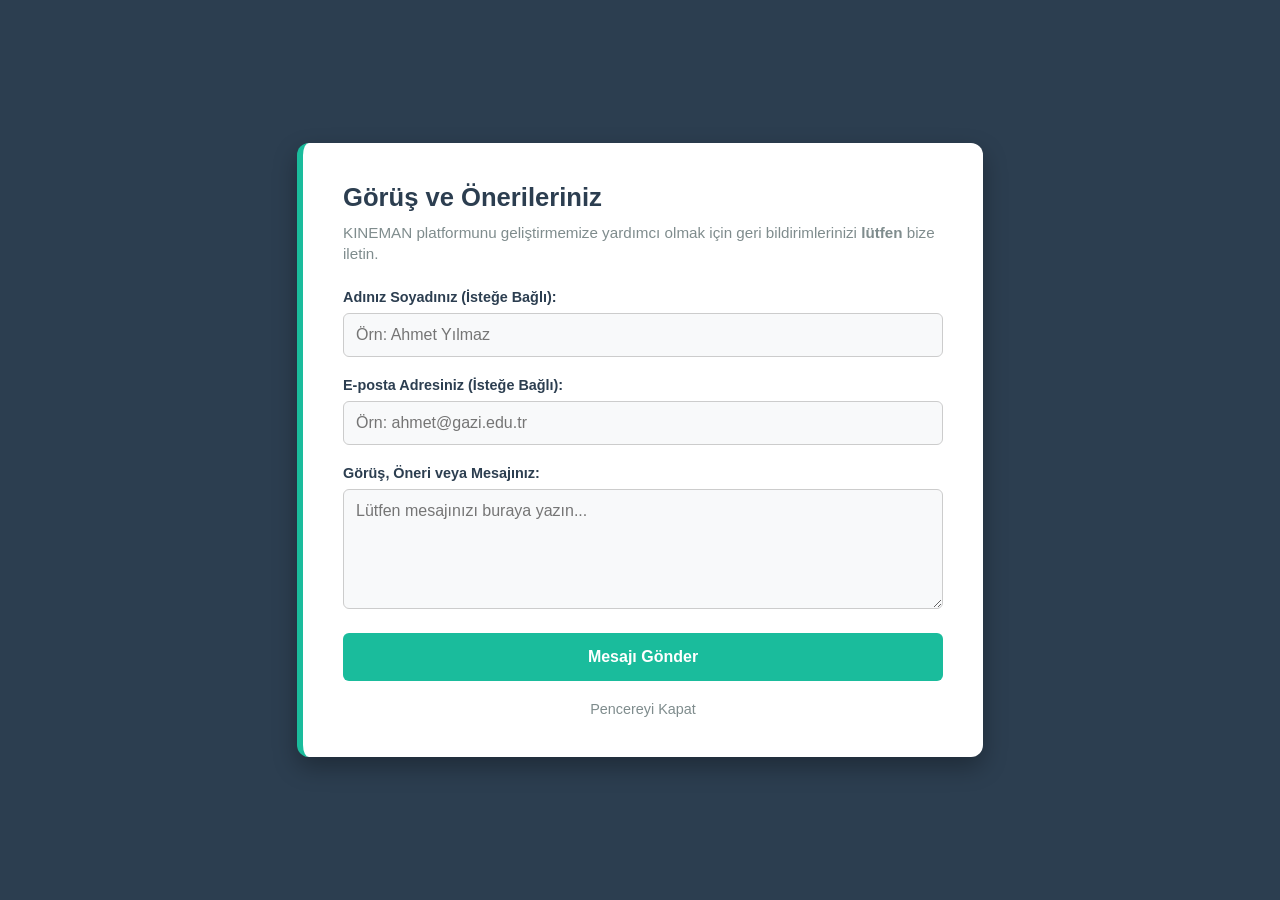
<file: goris_oneri.html>
<!DOCTYPE html>
<html lang="tr">
<head>
    <meta charset="UTF-8">
    <title>Görüş ve Öneriler - KINEMAN</title>
    <style>
        body { background: #2c3e50; font-family: 'Inter', sans-serif; color: white; margin: 0; padding: 40px; display: flex; justify-content: center; align-items: center; min-height: 100vh; box-sizing: border-box; }
        .form-container { background: white; color: #2c3e50; border-radius: 12px; padding: 40px; width: 100%; max-width: 600px; box-shadow: 0 10px 25px rgba(0,0,0,0.3); border-left: 6px solid #1abc9c; }
        h2 { margin: 0 0 10px 0; font-size: 1.6em; color: #2c3e50; font-weight: 800; }
        p { color: #7f8c8d; margin: 0 0 25px 0; font-size: 0.95em; line-height: 1.4; }
        .form-group { margin-bottom: 20px; }
        label { display: block; font-weight: 600; margin-bottom: 8px; font-size: 0.9em; }
        input[type="text"], input[type="email"], textarea { width: 100%; padding: 12px; border: 1px solid #ccc; border-radius: 6px; box-sizing: border-box; font-family: inherit; font-size: 1em; background: #f8f9fa; color: #2c3e50; }
        textarea { resize: vertical; min-height: 120px; }
        .btn-submit { width: 100%; padding: 15px; background: #1abc9c; color: white; border: none; border-radius: 6px; font-weight: bold; cursor: pointer; font-size: 1em; transition: background 0.3s; }
        .btn-submit:hover { background: #16a085; }
        .btn-submit:disabled { background: #95a5a6; cursor: not-allowed; }
        .btn-close { display: block; text-align: center; margin-top: 20px; color: #7f8c8d; text-decoration: none; font-size: 0.9em; transition: color 0.3s; }
        .btn-close:hover { color: #2c3e50; }
    </style>
</head>
<body>
    <div class="form-container">
        <h2>Görüş ve Önerileriniz</h2>
        <p>KINEMAN platformunu geliştirmemize yardımcı olmak için geri bildirimlerinizi <strong>lütfen</strong> bize iletin.</p>
        
        <div class="form-group">
            <label>Adınız Soyadınız (İsteğe Bağlı):</label>
            <input type="text" id="feedbackName" placeholder="Örn: Ahmet Yılmaz">
        </div>
        
        <div class="form-group">
            <label>E-posta Adresiniz (İsteğe Bağlı):</label>
            <input type="email" id="feedbackEmail" placeholder="Örn: ahmet@gazi.edu.tr">
        </div>
        
        <div class="form-group">
            <label>Görüş, Öneri veya Mesajınız:</label>
            <textarea id="feedbackMessage" placeholder="Lütfen mesajınızı buraya yazın..." required></textarea>
        </div>
        
        <button id="submitBtn" class="btn-submit" onclick="sendFeedbackToDrive()">Mesajı Gönder</button>
        <a href="javascript:window.close()" class="btn-close">Pencereyi Kapat</a>
    </div>

    <script>
        function sendFeedbackToDrive() {
            const name = document.getElementById('feedbackName').value.trim() || 'Belirtilmedi';
            const email = document.getElementById('feedbackEmail').value.trim() || 'Belirtilmedi';
            const message = document.getElementById('feedbackMessage').value.trim();
            const btn = document.getElementById('submitBtn');
            
            if (!message) {
                alert("Lütfen görüş veya öneri metni alanını doldurunuz.");
                return;
            }
            
            // Apps Script Deploy URL'nizi buraya yapıştırın
            const SCRIPT_URL = "https://script.google.com/macros/s/AKfycbwSadvghFlnRdRWTic-A4w-BUFZ-EeaKFMAGz4RLDrT6NhbukHVvooxl_xMsn6R_Z9W/exec";
            
            // Butonu bekleme durumuna alıyoruz
            btn.innerText = "Gönderiliyor...";
            btn.disabled = true;

            // Verileri Form formatında paketliyoruz
            const formData = new URLSearchParams();
            formData.append('name', name);
            formData.append('email', email);
            formData.append('message', message);

            // POST komutu ile Apps Script'e gönderiyoruz
            fetch(SCRIPT_URL, {
                method: 'POST',
                body: formData
            })
            .then(response => response.json())
            .then(data => {
                if(data.result === "success") {
                    alert("Görüşünüz veri tabanına başarıyla işlendi. Teşekkür ederiz!");
                    window.close(); // İşlem bitince sekmeyi otomatik kapatır
                } else {
                    alert("Sistematik bir hata oluştu. Lütfen tekrar deneyin.");
                    btn.innerText = "Mesajı Gönder";
                    btn.disabled = false;
                }
            })
            .catch(error => {
                alert("Bağlantı hatası. İnternet erişiminizi kontrol edin.");
                btn.innerText = "Mesajı Gönder";
                btn.disabled = false;
            });
        }
    </script>
</body>
</html>
</file>
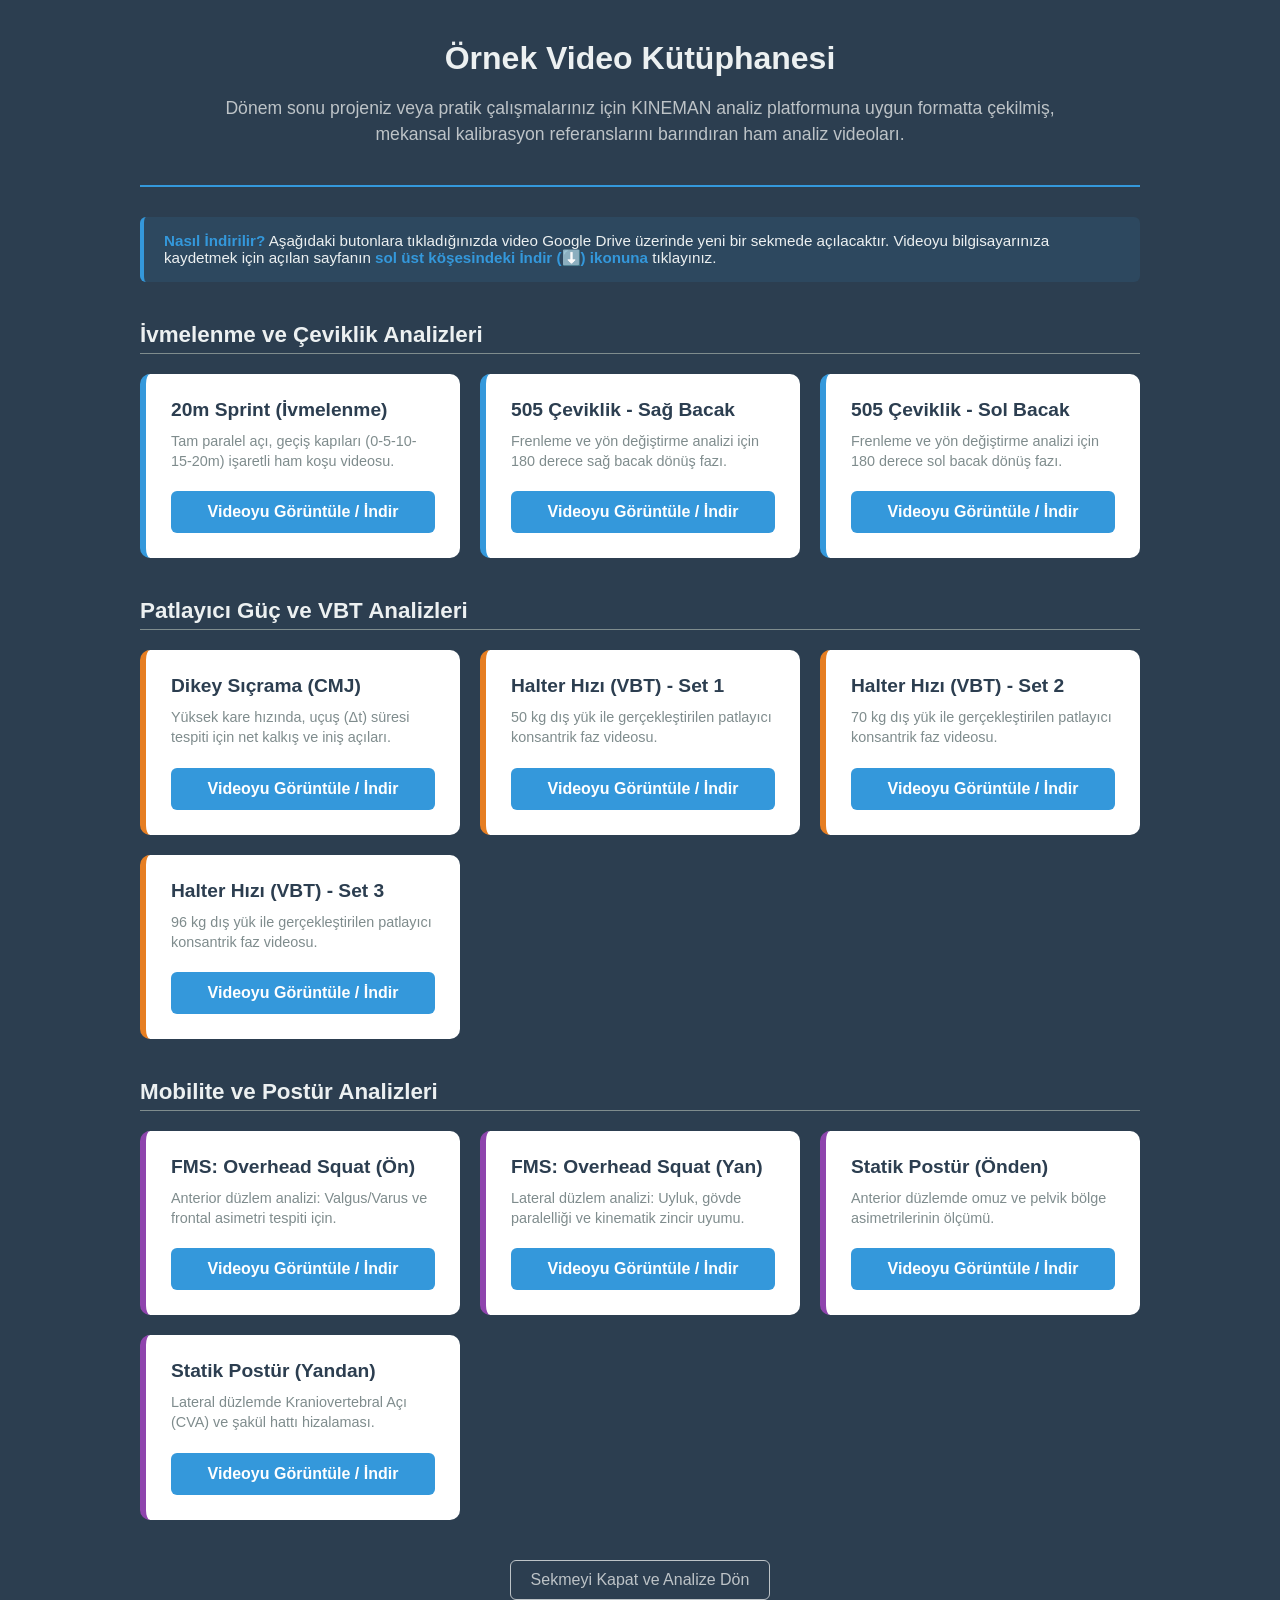
<file: indirilebilir_icerikler.html>
<!DOCTYPE html>
<html lang="tr">
<head>
    <meta charset="UTF-8">
    <title>Örnek Video Materyalleri - KINEMAN</title>
    <style>
        body { background: #2c3e50; font-family: 'Inter', sans-serif; color: white; margin: 0; padding: 40px; }
        .container { max-width: 1000px; margin: 0 auto; }
        .header { text-align: center; margin-bottom: 30px; border-bottom: 2px solid #3498db; padding-bottom: 20px; }
        .header h1 { margin: 0 0 10px 0; color: #ecf0f1; font-weight: 800; }
        .header p { color: #bdc3c7; font-size: 1.1em; line-height: 1.5; }
        
        .alert-box { background: rgba(52, 152, 219, 0.1); border-left: 4px solid #3498db; padding: 15px 20px; border-radius: 6px; margin-bottom: 40px; color: #ecf0f1; font-size: 0.95em; }
        .alert-box strong { color: #3498db; }

        .category-title { font-size: 1.4em; border-bottom: 1px solid #7f8c8d; padding-bottom: 5px; margin-bottom: 20px; color: #ecf0f1; font-weight: bold; }
        
        .grid { display: grid; grid-template-columns: repeat(auto-fill, minmax(300px, 1fr)); gap: 20px; margin-bottom: 40px; }
        
        .card { 
            background: white; color: #2c3e50; border-radius: 10px; padding: 25px; 
            display: flex; flex-direction: column; justify-content: space-between;
            border-left: 6px solid #e74c3c;
            transition: transform 0.3s, box-shadow 0.3s; 
        }
        .card:hover { transform: translateY(-5px); box-shadow: 0 10px 20px rgba(0,0,0,0.3); }
        
        .card h3 { font-size: 1.2em; margin: 0 0 10px 0; color: #2c3e50; font-weight: 800; }
        .card p { font-size: 0.9em; color: #7f8c8d; margin: 0 0 20px 0; line-height: 1.4; }
        
        .btn-download { 
            display: block; text-align: center; background: #3498db; color: white; 
            text-decoration: none; padding: 12px; border-radius: 6px; font-weight: bold; 
            transition: background 0.3s; 
        }
        .btn-download:hover { background: #2980b9; }
        .btn-back { display: inline-block; padding: 10px 20px; color: #bdc3c7; text-decoration: none; border: 1px solid #bdc3c7; border-radius: 6px; transition: 0.3s; }
        .btn-back:hover { background: #bdc3c7; color: #2c3e50; }
    </style>
</head>
<body>
    <div class="container">
        <div class="header">
            <h1>Örnek Video Kütüphanesi</h1>
            <p>Dönem sonu projeniz veya pratik çalışmalarınız için KINEMAN analiz platformuna uygun formatta çekilmiş, <br>mekansal kalibrasyon referanslarını barındıran ham analiz videoları.</p>
        </div>

        <div class="alert-box">
            <strong>Nasıl İndirilir?</strong> Aşağıdaki butonlara tıkladığınızda video Google Drive üzerinde yeni bir sekmede açılacaktır. Videoyu bilgisayarınıza kaydetmek için açılan sayfanın <strong>sol üst köşesindeki İndir (⬇️) ikonuna</strong> tıklayınız.
        </div>

        <div class="category-title">İvmelenme ve Çeviklik Analizleri</div>
        <div class="grid">
            <div class="card" style="border-left-color: #3498db;">
                <div>
                    <h3>20m Sprint (İvmelenme)</h3>
                    <p>Tam paralel açı, geçiş kapıları (0-5-10-15-20m) işaretli ham koşu videosu.</p>
                </div>
                <a href="https://drive.google.com/file/d/1QbEy57KapGLwTe5fW6J3Jx9Qu5cfUtl-/view?usp=drive_link" target="_blank" class="btn-download">Videoyu Görüntüle / İndir</a>
            </div>

            <div class="card" style="border-left-color: #3498db;">
                <div>
                    <h3>505 Çeviklik - Sağ Bacak</h3>
                    <p>Frenleme ve yön değiştirme analizi için 180 derece sağ bacak dönüş fazı.</p>
                </div>
                <a href="https://drive.google.com/file/d/1axHhLJ-xSgYnB1_4KuhZ2v0NYiCISba1/view?usp=drive_link" target="_blank" class="btn-download">Videoyu Görüntüle / İndir</a>
            </div>

            <div class="card" style="border-left-color: #3498db;">
                <div>
                    <h3>505 Çeviklik - Sol Bacak</h3>
                    <p>Frenleme ve yön değiştirme analizi için 180 derece sol bacak dönüş fazı.</p>
                </div>
                <a href="https://drive.google.com/file/d/18Qcsz0j670lMZKuZ-CRExjPZhH2oNaQS/view?usp=drive_link" target="_blank" class="btn-download">Videoyu Görüntüle / İndir</a>
            </div>
        </div>

        <div class="category-title">Patlayıcı Güç ve VBT Analizleri</div>
        <div class="grid">
            <div class="card" style="border-left-color: #e67e22;">
                <div>
                    <h3>Dikey Sıçrama (CMJ)</h3>
                    <p>Yüksek kare hızında, uçuş (Δt) süresi tespiti için net kalkış ve iniş açıları.</p>
                </div>
                <a href="https://drive.google.com/file/d/1lzZoLpMkHc9_DNuWivhcBWwg3TLsHU_v/view?usp=drive_link" target="_blank" class="btn-download">Videoyu Görüntüle / İndir</a>
            </div>

            <div class="card" style="border-left-color: #e67e22;">
                <div>
                    <h3>Halter Hızı (VBT) - Set 1</h3>
                    <p>50 kg dış yük ile gerçekleştirilen patlayıcı konsantrik faz videosu.</p>
                </div>
                <a href="https://drive.google.com/file/d/1A0DVehv_pmkK3L1SYKqXnVcNQ4pgxwMt/view?usp=drive_link" target="_blank" class="btn-download">Videoyu Görüntüle / İndir</a>
            </div>

            <div class="card" style="border-left-color: #e67e22;">
                <div>
                    <h3>Halter Hızı (VBT) - Set 2</h3>
                    <p>70 kg dış yük ile gerçekleştirilen patlayıcı konsantrik faz videosu.</p>
                </div>
                <a href="https://drive.google.com/file/d/1Mi5kmRlCXXP0RvaRGpSVwlsZuGpCt16z/view?usp=drive_link" target="_blank" class="btn-download">Videoyu Görüntüle / İndir</a>
            </div>

            <div class="card" style="border-left-color: #e67e22;">
                <div>
                    <h3>Halter Hızı (VBT) - Set 3</h3>
                    <p>96 kg dış yük ile gerçekleştirilen patlayıcı konsantrik faz videosu.</p>
                </div>
                <a href="https://drive.google.com/file/d/1KPJuN1k8j4E8iJ1YOi2CTNzZQLlTN6m_/view?usp=drive_link" target="_blank" class="btn-download">Videoyu Görüntüle / İndir</a>
            </div>
        </div>

        <div class="category-title">Mobilite ve Postür Analizleri</div>
        <div class="grid">
            <div class="card" style="border-left-color: #8e44ad;">
                <div>
                    <h3>FMS: Overhead Squat (Ön)</h3>
                    <p>Anterior düzlem analizi: Valgus/Varus ve frontal asimetri tespiti için.</p>
                </div>
                <a href="https://drive.google.com/file/d/1utDfDc-vLvHCuUiortuh9Vo_vMP4Gwdw/view?usp=drive_link" target="_blank" class="btn-download">Videoyu Görüntüle / İndir</a>
            </div>

            <div class="card" style="border-left-color: #8e44ad;">
                <div>
                    <h3>FMS: Overhead Squat (Yan)</h3>
                    <p>Lateral düzlem analizi: Uyluk, gövde paralelliği ve kinematik zincir uyumu.</p>
                </div>
                <a href="https://drive.google.com/file/d/1GYW14zdSBo1oSWpPuXxLetAhHtNIwn8v/view?usp=drive_link" target="_blank" class="btn-download">Videoyu Görüntüle / İndir</a>
            </div>

            <div class="card" style="border-left-color: #8e44ad;">
                <div>
                    <h3>Statik Postür (Önden)</h3>
                    <p>Anterior düzlemde omuz ve pelvik bölge asimetrilerinin ölçümü.</p>
                </div>
                <a href="https://drive.google.com/file/d/1KLN8Fp4fuCFg1YhcIN6hojLqguoUHTvJ/view?usp=drive_link" target="_blank" class="btn-download">Videoyu Görüntüle / İndir</a>
            </div>

            <div class="card" style="border-left-color: #8e44ad;">
                <div>
                    <h3>Statik Postür (Yandan)</h3>
                    <p>Lateral düzlemde Kraniovertebral Açı (CVA) ve şakül hattı hizalaması.</p>
                </div>
                <a href="https://drive.google.com/file/d/1TOPcFZZ1uk2YuuXnQBFX8IwJr6FNotH4/view?usp=drive_link" target="_blank" class="btn-download">Videoyu Görüntüle / İndir</a>
            </div>
        </div>

        <div style="text-align: center;">
            <a href="javascript:window.close()" class="btn-back">Sekmeyi Kapat ve Analize Dön</a>
        </div>
    </div>
</body>
</html>
</file>
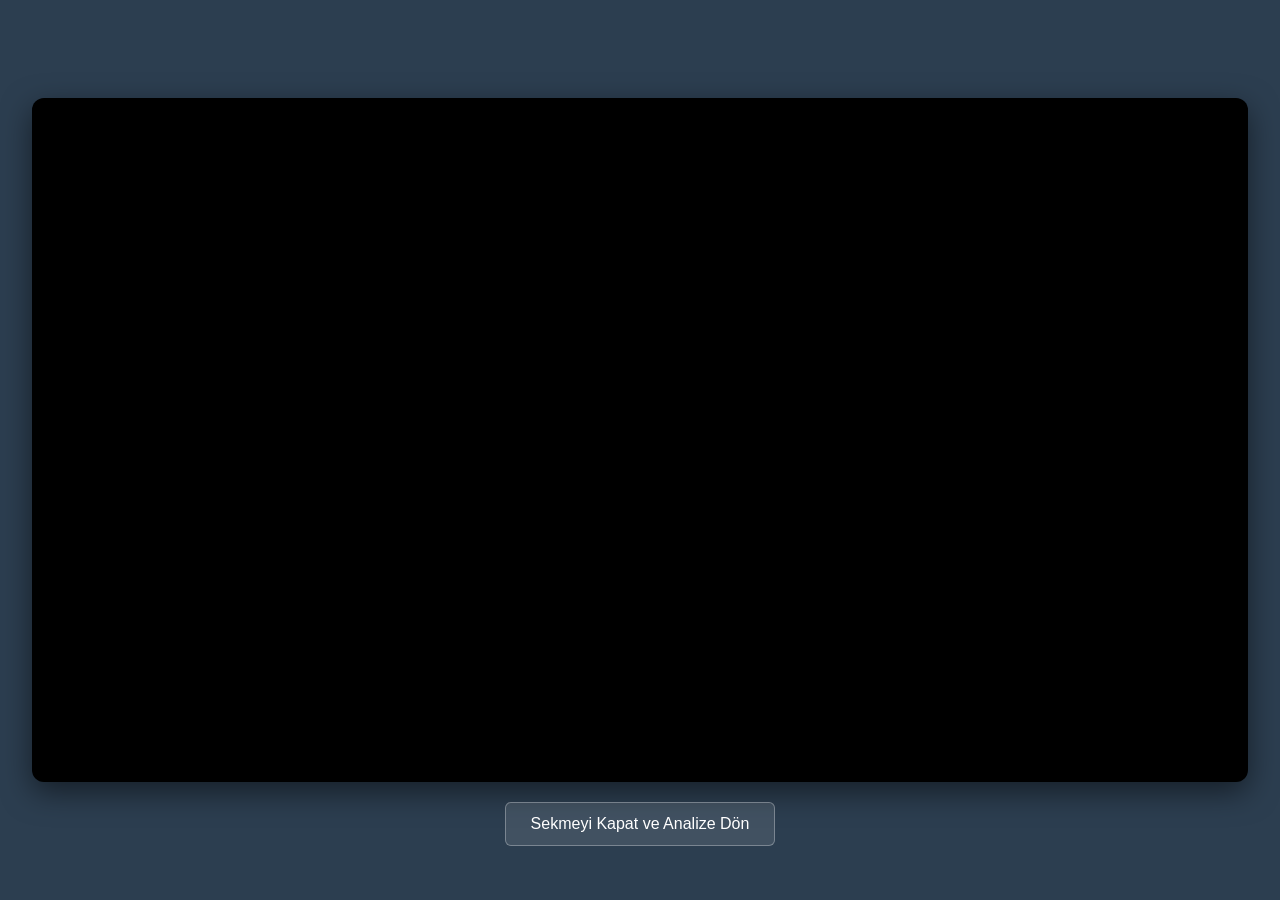
<file: video_player.html>
<!DOCTYPE html>
<html lang="tr">
<head>
    <meta charset="UTF-8">
    <title>Eğitim Videosu - KINEMAN</title>
    <style>
        body { 
            background: #2c3e50; 
            margin: 0; 
            display: flex; 
            flex-direction: column; 
            align-items: center; 
            justify-content: center; 
            min-height: 100vh; 
            font-family: 'Inter', sans-serif; 
            padding: 20px 0;
            box-sizing: border-box;
        }
        .wrapper { 
            width: 95%; /* Ekran genişliğinin %95'ini kullanır */
            max-width: 1600px; /* Çok geniş ekranlar için maksimum sınır */
            text-align: center; 
            display: flex;
            flex-direction: column;
            align-items: center;
        }
        h2 { 
            color: white; 
            margin-bottom: 20px; 
            font-size: 1.8em;
        }
        #videoContainer { 
            width: 100%; 
            max-height: 80vh; /* Ekran yüksekliğinin %80'ini aşmamasını sağlar */
            aspect-ratio: 16 / 9; /* Genişliğe göre otomatik video yüksekliği ayarlar */
            background: black; 
            border-radius: 12px; 
            overflow: hidden; 
            box-shadow: 0 10px 30px rgba(0,0,0,0.5); /* Estetik derinlik */
        }
        iframe { 
            width: 100%; 
            height: 100%; 
            border: none; 
        }
        .fallback { 
            margin-top: 20px; 
            display: none; 
        }
        .btn { 
            display: inline-block; 
            padding: 15px 30px; 
            background: #e74c3c; 
            color: white; 
            text-decoration: none; 
            border-radius: 6px; 
            font-weight: bold; 
        }
        .btn-back {
            margin-top: 20px;
            background: rgba(255, 255, 255, 0.1); 
            border: 1px solid rgba(255, 255, 255, 0.3); 
            color: white; 
            padding: 12px 25px;
            border-radius: 6px;
            cursor: pointer; 
            font-size: 1em;
            transition: 0.3s;
        }
        .btn-back:hover {
            background: rgba(255, 255, 255, 0.2);
        }
    </style>
</head>
<body>
    <div class="wrapper">
        <h2 id="videoTitle"></h2>
        <div id="videoContainer">
            <iframe id="youtubePlayer" src="" allowfullscreen allow="accelerometer; autoplay; clipboard-write; encrypted-media; gyroscope; picture-in-picture"></iframe>
        </div>
        
        <div id="fallbackArea" class="fallback">
            <p style="color: #ecf0f1;">Video bu sayfada oynatılamadı. Lütfen YouTube üzerinden izleyin:</p>
            <a id="ytLink" href="" target="_blank" class="btn">Videoyu YouTube'da İzle</a>
        </div>
        
        <button class="btn-back" onclick="window.close()">Sekmeyi Kapat ve Analize Dön</button>
    </div>

    <script>
        const params = new URLSearchParams(window.location.search);
        const videoId = params.get('id');
        const title = params.get('title');
        
        document.getElementById('videoTitle').innerText = title;
        const player = document.getElementById('youtubePlayer');
        player.src = "https://www.youtube.com/embed/" + videoId;
        
        player.onerror = function() {
            document.getElementById('fallbackArea').style.display = 'block';
        };

        setTimeout(() => {
            document.getElementById('fallbackArea').style.display = 'block';
        }, 5000);

        document.getElementById('ytLink').href = "https://www.youtube.com/watch?v=" + videoId;
    </script>
</body>
</html>
</file>
